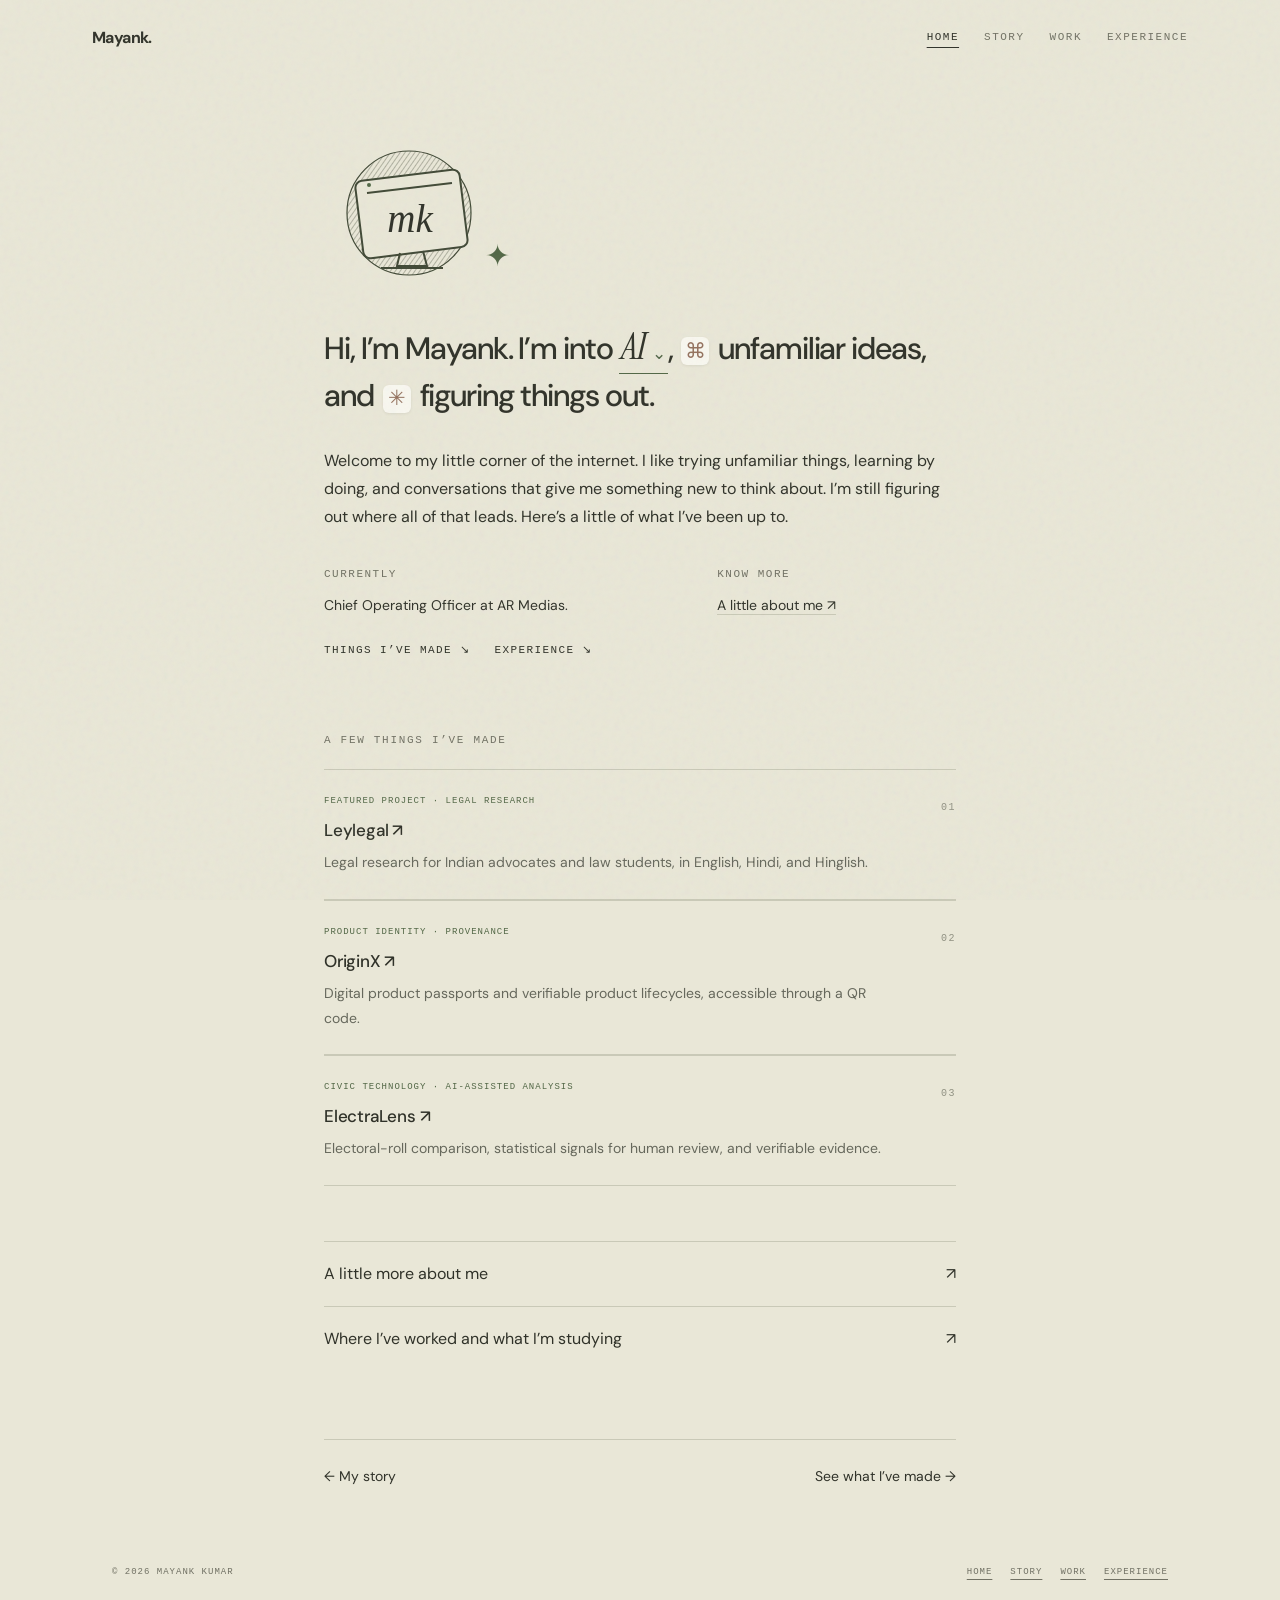
<file: index.html>
<!doctype html><html lang="en"><head><meta charset="utf-8"><meta name="viewport" content="width=device-width,initial-scale=1"><title>Mayank Kumar — A little corner of the internet</title><meta name="description" content="A little about me, the things I’m curious about, and what I’ve been making."><link rel="preconnect" href="https://fonts.googleapis.com"><link rel="stylesheet" href="https://fonts.googleapis.com/css2?family=DM+Sans:wght@400;500;600;700&family=Instrument+Serif:ital@0;1&display=swap"><link rel="stylesheet" href="/styles.css"></head><body><header><a class="brand" href="/">Mayank.</a><nav class="nav" aria-label="Main navigation"><a href="/" aria-current="page">Home</a><a href="/story/">Story</a><a href="/work/">Work</a><a href="/experience/">Experience</a></nav></header><main><section aria-labelledby="hero"><div class="portrait" aria-label="MK monogram illustration"><svg viewBox="0 0 160 160" xmlns="http://www.w3.org/2000/svg"><defs><pattern id="hatch" width="4" height="4" patternUnits="userSpaceOnUse" patternTransform="rotate(35)"><path d="M0 0v4" stroke="#444a39" stroke-width=".7"/></pattern></defs><circle cx="76" cy="77" r="62" fill="url(#hatch)" stroke="#414936" stroke-width="1.2"/><rect x="26" y="39" width="105" height="78" rx="7" fill="#e9e7d7" stroke="#414936" stroke-width="2" transform="rotate(-7 78 78)"/><path d="M34 57l85-10M67 117l-3 13h30l-4-15M48 132h62" fill="none" stroke="#414936" stroke-width="2"/><circle cx="36" cy="49" r="2" fill="#526746"/><text x="77" y="96" text-anchor="middle" font-family="Georgia,serif" font-size="39" font-style="italic" fill="#303229">mk</text></svg><span class="spark" aria-hidden="true">✦</span></div><h1 id="hero">Hi, I’m Mayank. I’m into <button class="role" id="role" aria-label="Explore things I’m into"><em>AI</em></button>, <span class="chip" aria-hidden="true">⌘</span> unfamiliar ideas, and <span class="chip" aria-hidden="true">✳</span> figuring things out.</h1><p class="intro">Welcome to my little corner of the internet. I like trying unfamiliar things, learning by doing, and conversations that give me something new to think about. I’m still figuring out where all of that leads. Here’s a little of what I’ve been up to.</p><div class="currently"><div><div class="eyebrow">Currently</div><p>Chief Operating Officer at AR Medias.</p></div><div><div class="eyebrow">Know more</div><p><a href="/story/">A little about me ↗</a></p></div></div><div class="jump"><a href="/work/">Things I’ve made ↘</a><a href="/experience/">Experience ↘</a></div></section><section class="section"><h2 class="section-title">A few things I’ve made</h2><a class="project-link" aria-label="View Leylegal project" href="/work/leylegal/"><article class="project"><div><div class="meta">Featured project · Legal research</div><h3>Leylegal ↗</h3><p>Legal research for Indian advocates and law students, in English, Hindi, and Hinglish.</p></div><span class="number">01</span></article></a><a class="project-link" aria-label="View OriginX project" href="/work/originx/"><article class="project"><div><div class="meta">Product identity · Provenance</div><h3>OriginX ↗</h3><p>Digital product passports and verifiable product lifecycles, accessible through a QR code.</p></div><span class="number">02</span></article></a><a class="project-link" aria-label="View ElectraLens project" href="/work/electralens/"><article class="project"><div><div class="meta">Civic technology · AI-assisted analysis</div><h3>ElectraLens ↗</h3><p>Electoral-roll comparison, statistical signals for human review, and verifiable evidence.</p></div><span class="number">03</span></article></a></section><div class="home-links"><a href="/story/"><span>A little more about me</span><span>↗</span></a><a href="/experience/"><span>Where I’ve worked and what I’m studying</span><span>↗</span></a></div><div class="next-page"><a href="/story/">← My story</a><a href="/work/">See what I’ve made →</a></div></main><footer><span>© 2026 Mayank Kumar</span><nav class="page-footer-links" aria-label="Footer navigation"><a href="/" aria-current="page">Home</a><a href="/story/">Story</a><a href="/work/">Work</a><a href="/experience/">Experience</a></nav></footer><script src="/main.js"></script></body></html>
</file>
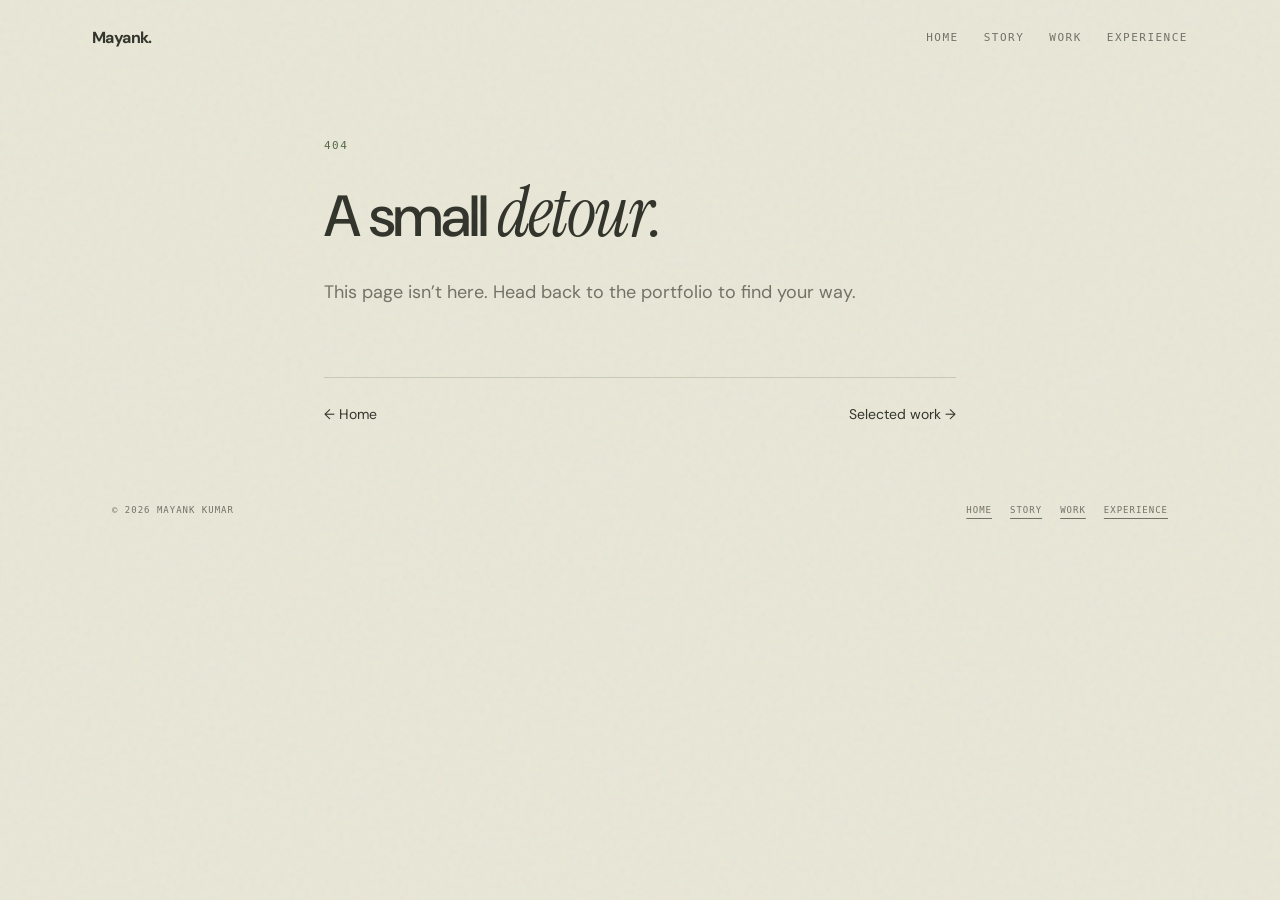
<file: 404/index.html>
<!doctype html><html lang="en"><head><meta charset="utf-8"><meta name="viewport" content="width=device-width,initial-scale=1"><title>Page not found — Mayank Kumar</title><meta name="description" content="This page could not be found."><link rel="preconnect" href="https://fonts.googleapis.com"><link rel="stylesheet" href="https://fonts.googleapis.com/css2?family=DM+Sans:wght@400;500;600;700&family=Instrument+Serif:ital@0;1&display=swap"><link rel="stylesheet" href="/styles.css"></head><body><header><a class="brand" href="/">Mayank.</a><nav class="nav" aria-label="Main navigation"><a href="/">Home</a><a href="/story/">Story</a><a href="/work/">Work</a><a href="/experience/">Experience</a></nav></header><main><div class="page-top"><div class="eyebrow">404</div><h1 class="page-title">A small <em>detour.</em></h1><p class="lede">This page isn’t here. Head back to the portfolio to find your way.</p></div><div class="next-page"><a href="/">← Home</a><a href="/work/">Selected work →</a></div></main><footer><span>© 2026 Mayank Kumar</span><nav class="page-footer-links" aria-label="Footer navigation"><a href="/">Home</a><a href="/story/">Story</a><a href="/work/">Work</a><a href="/experience/">Experience</a></nav></footer></body></html>
</file>
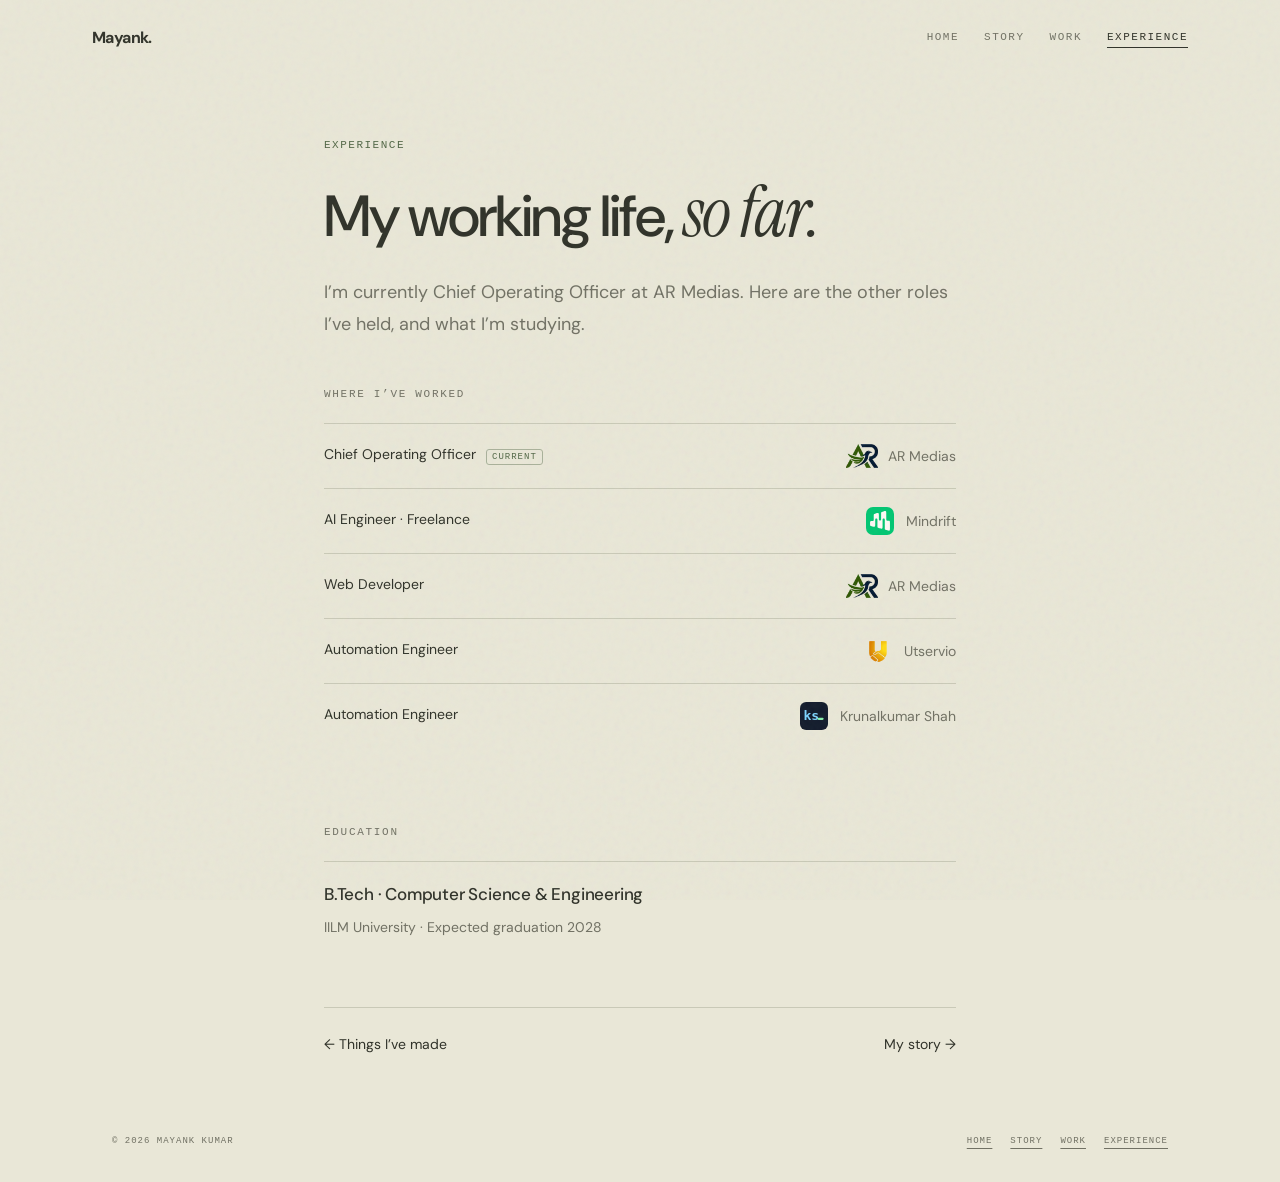
<file: experience/index.html>
<!doctype html><html lang="en"><head><meta charset="utf-8"><meta name="viewport" content="width=device-width,initial-scale=1"><title>Experience — Mayank Kumar</title><meta name="description" content="Mayank Kumar’s roles in AI engineering, automation, web development, and operations."><link rel="preconnect" href="https://fonts.googleapis.com"><link rel="stylesheet" href="https://fonts.googleapis.com/css2?family=DM+Sans:wght@400;500;600;700&family=Instrument+Serif:ital@0;1&display=swap"><link rel="stylesheet" href="/styles.css"></head><body><header><a class="brand" href="/">Mayank.</a><nav class="nav" aria-label="Main navigation"><a href="/">Home</a><a href="/story/">Story</a><a href="/work/">Work</a><a href="/experience/" aria-current="page">Experience</a></nav></header><main><div class="page-top"><div class="eyebrow">Experience</div><h1 class="page-title">My working life, <em>so far.</em></h1><p class="lede">I’m currently Chief Operating Officer at AR Medias. Here are the other roles I’ve held, and what I’m studying.</p></div><section class="experience-list" id="experience"><h2 class="section-title">Where I’ve worked</h2><div class="experience-row"><p>Chief Operating Officer <span class="badge">Current</span></p><p class="company company-with-logo"><img src="/assets/ar-medias.webp" width="32" height="24" alt="">AR Medias</p></div><div class="experience-row"><p>AI Engineer · Freelance</p><p class="company company-with-logo"><img src="/assets/mindrift.svg" width="32" height="28" alt="">Mindrift</p></div><div class="experience-row"><p>Web Developer</p><p class="company company-with-logo"><img src="/assets/ar-medias.webp" width="32" height="24" alt="">AR Medias</p></div><div class="experience-row"><p>Automation Engineer</p><p class="company company-with-logo"><img src="/assets/utservio.png" width="32" height="28" alt="">Utservio</p></div><div class="experience-row"><p>Automation Engineer</p><p class="company company-with-logo"><img src="/assets/krunalkumar-shah.svg" width="32" height="28" alt="">Krunalkumar Shah</p></div></section><section class="section"><h2 class="section-title">Education</h2><div class="education"><h3>B.Tech · Computer Science & Engineering</h3><p>IILM University · Expected graduation 2028</p></div></section><div class="next-page"><a href="/work/">← Things I’ve made</a><a href="/story/">My story →</a></div></main><footer><span>© 2026 Mayank Kumar</span><nav class="page-footer-links" aria-label="Footer navigation"><a href="/">Home</a><a href="/story/">Story</a><a href="/work/">Work</a><a href="/experience/" aria-current="page">Experience</a></nav></footer></body></html>
</file>
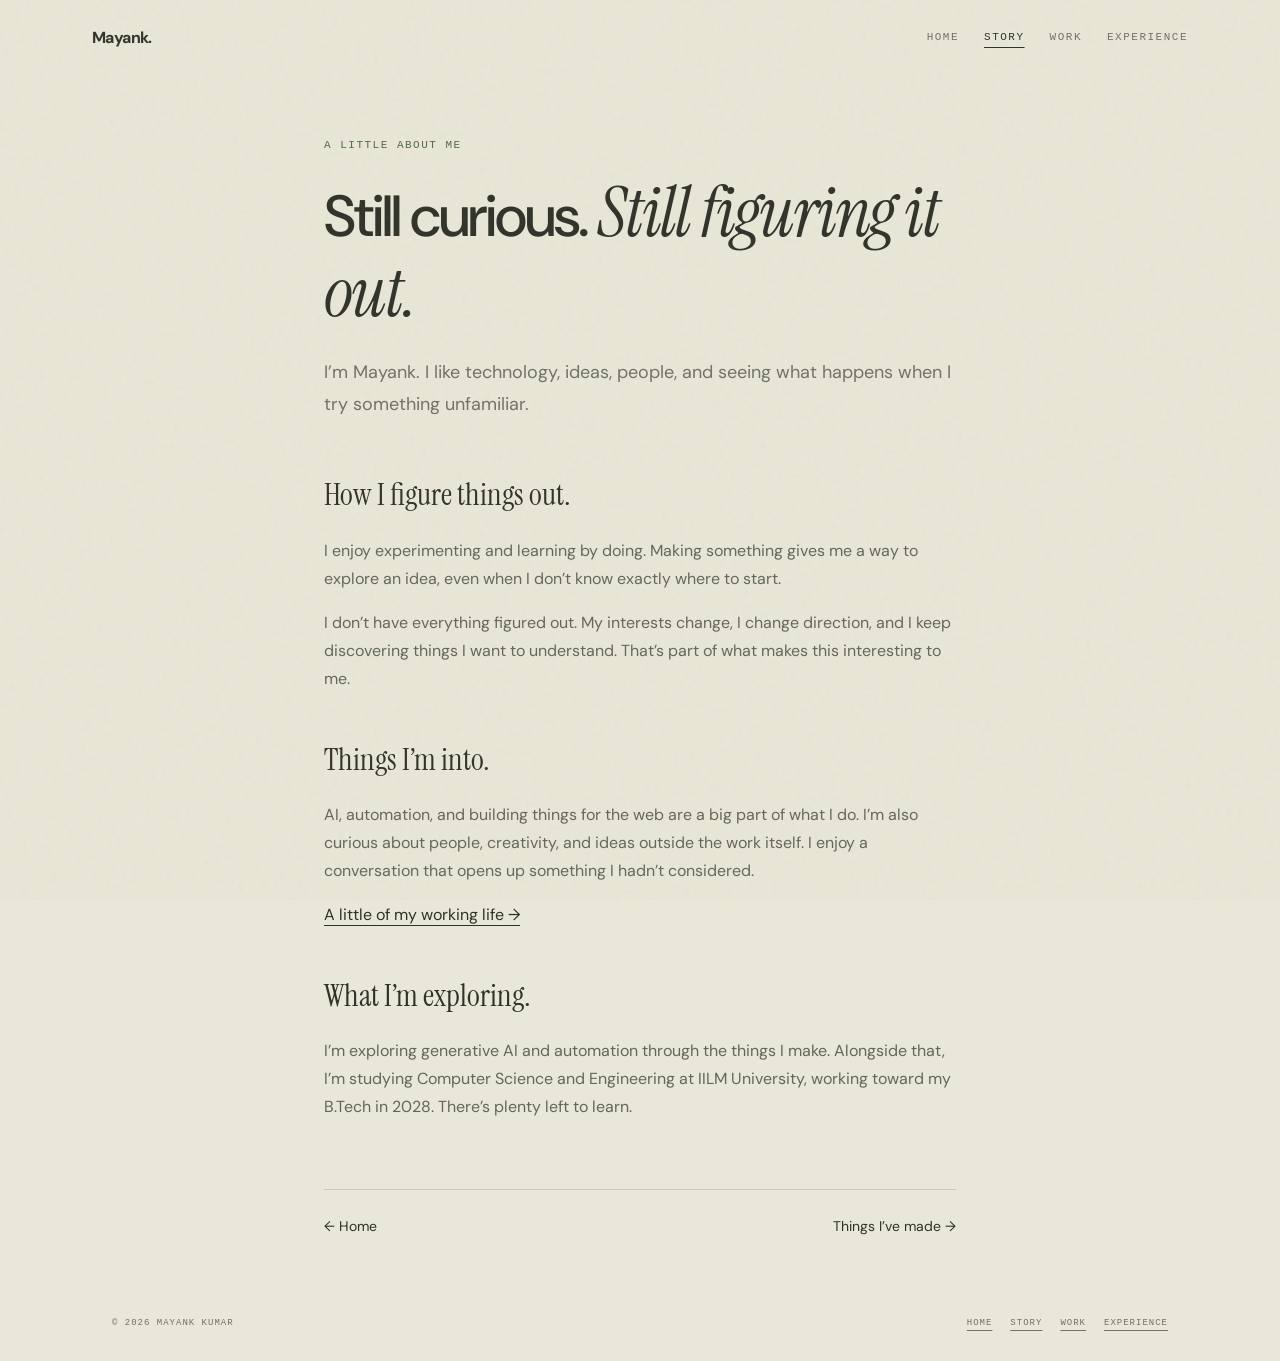
<file: story/index.html>
<!doctype html><html lang="en"><head><meta charset="utf-8"><meta name="viewport" content="width=device-width,initial-scale=1"><title>My story — Mayank Kumar</title><meta name="description" content="A little about how I learn, what interests me, and what I’m exploring."><link rel="preconnect" href="https://fonts.googleapis.com"><link rel="stylesheet" href="https://fonts.googleapis.com/css2?family=DM+Sans:wght@400;500;600;700&family=Instrument+Serif:ital@0;1&display=swap"><link rel="stylesheet" href="/styles.css"></head><body><header><a class="brand" href="/">Mayank.</a><nav class="nav" aria-label="Main navigation"><a href="/">Home</a><a href="/story/" aria-current="page">Story</a><a href="/work/">Work</a><a href="/experience/">Experience</a></nav></header><main><div class="page-top"><div class="eyebrow">A little about me</div><h1 class="page-title">Still curious. <em>Still figuring it out.</em></h1><p class="lede">I’m Mayank. I like technology, ideas, people, and seeing what happens when I try something unfamiliar.</p></div><div class="story-block"><h2 class="mini-title">How I figure things out.</h2><p>I enjoy experimenting and learning by doing. Making something gives me a way to explore an idea, even when I don’t know exactly where to start.</p><p>I don’t have everything figured out. My interests change, I change direction, and I keep discovering things I want to understand. That’s part of what makes this interesting to me.</p></div><div class="story-block"><h2 class="mini-title">Things I’m into.</h2><p>AI, automation, and building things for the web are a big part of what I do. I’m also curious about people, creativity, and ideas outside the work itself. I enjoy a conversation that opens up something I hadn’t considered.</p><a href="/experience/">A little of my working life →</a></div><div class="story-block"><h2 class="mini-title">What I’m exploring.</h2><p>I’m exploring generative AI and automation through the things I make. Alongside that, I’m studying Computer Science and Engineering at IILM University, working toward my B.Tech in 2028. There’s plenty left to learn.</p></div><div class="next-page"><a href="/">← Home</a><a href="/work/">Things I’ve made →</a></div></main><footer><span>© 2026 Mayank Kumar</span><nav class="page-footer-links" aria-label="Footer navigation"><a href="/">Home</a><a href="/story/" aria-current="page">Story</a><a href="/work/">Work</a><a href="/experience/">Experience</a></nav></footer></body></html>
</file>
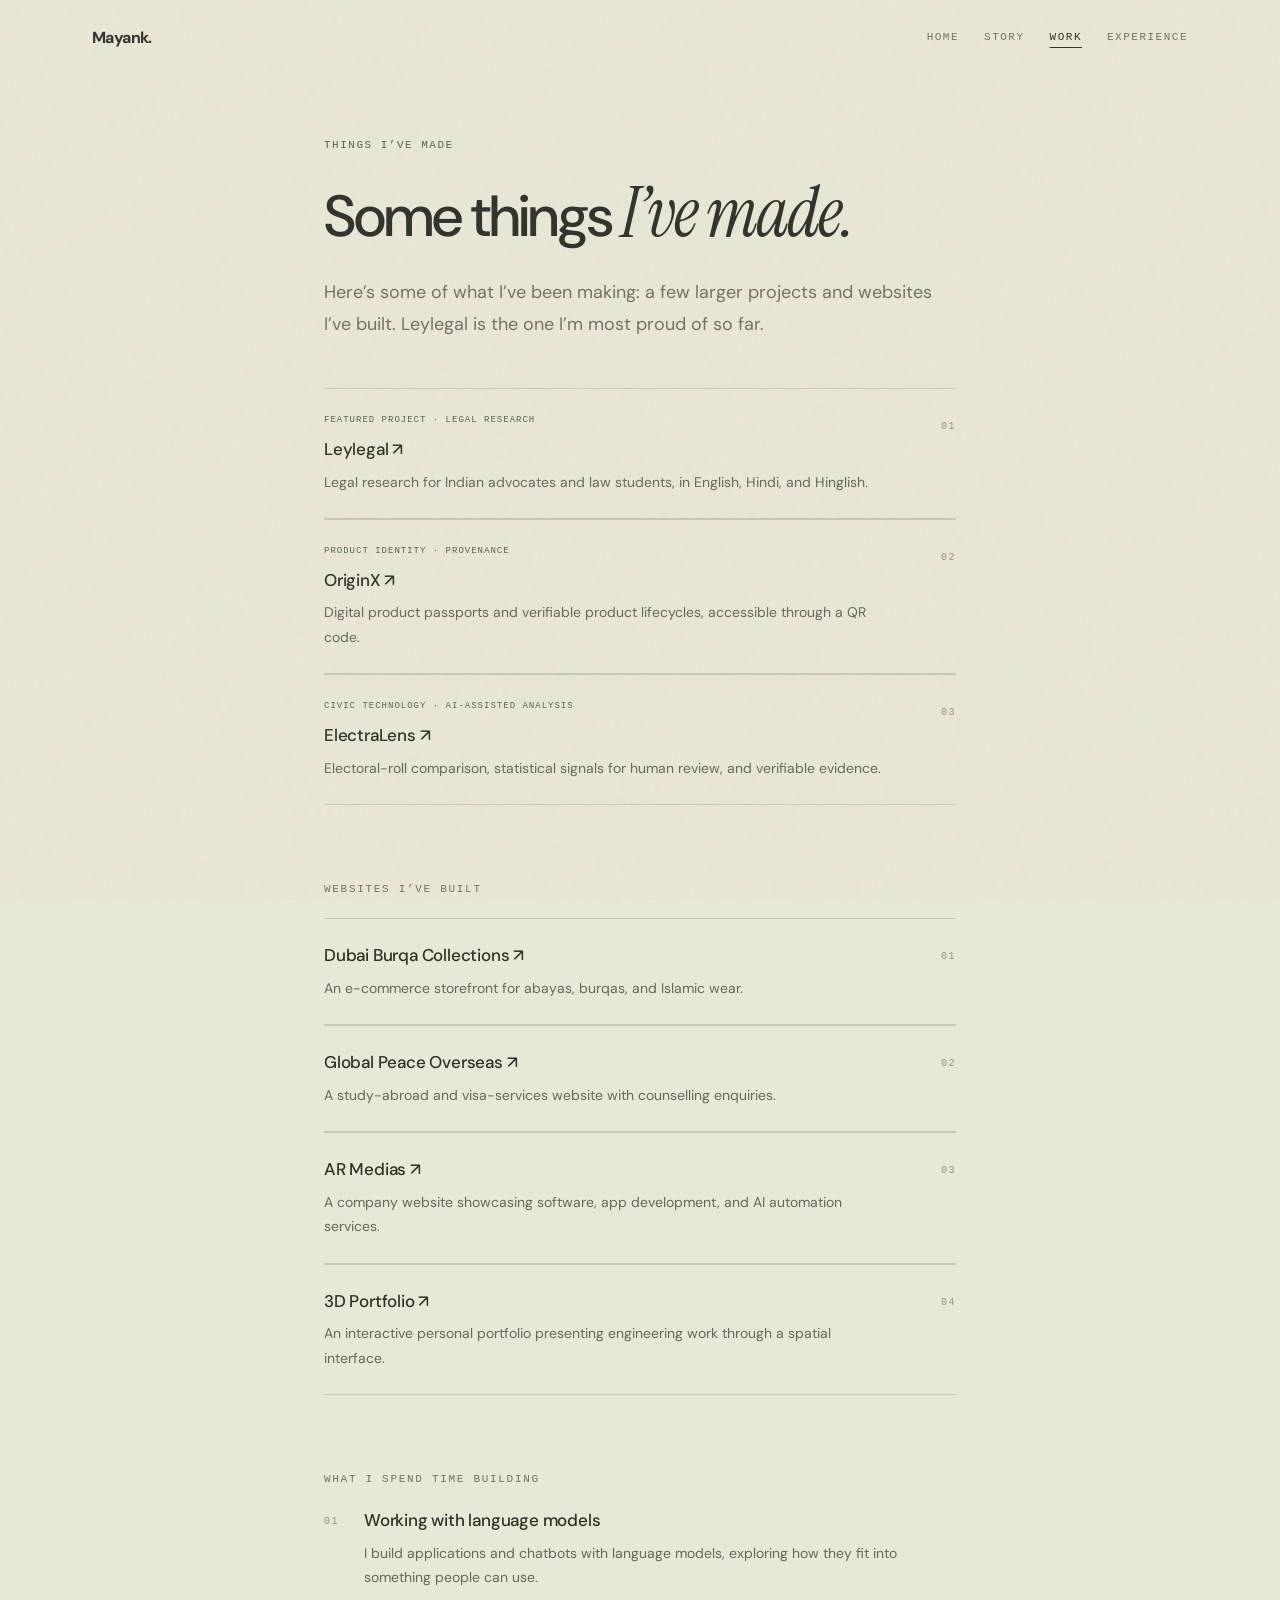
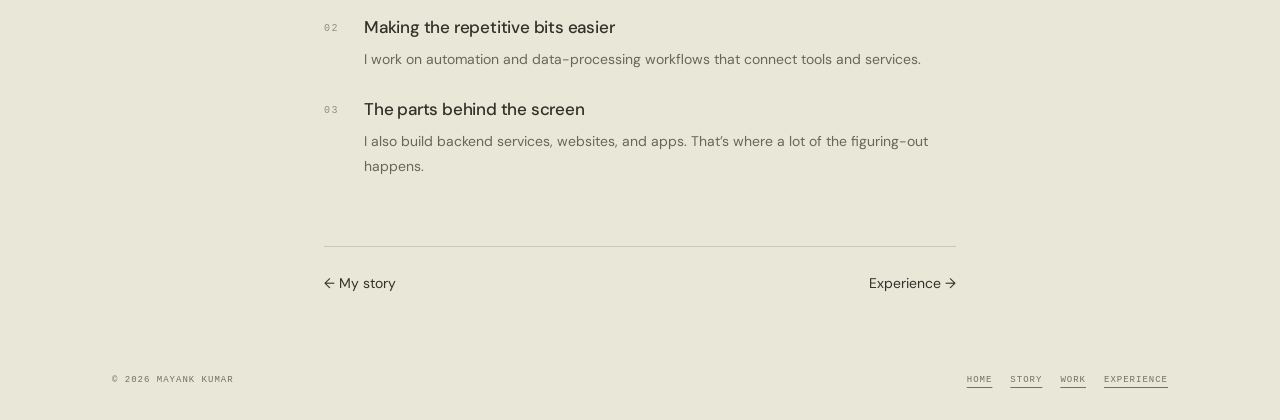
<file: work/index.html>
<!doctype html><html lang="en"><head><meta charset="utf-8"><meta name="viewport" content="width=device-width,initial-scale=1"><title>Things I’ve made — Mayank Kumar</title><meta name="description" content="Explore Leylegal, OriginX, ElectraLens, and selected websites by Mayank Kumar."><link rel="preconnect" href="https://fonts.googleapis.com"><link rel="stylesheet" href="https://fonts.googleapis.com/css2?family=DM+Sans:wght@400;500;600;700&family=Instrument+Serif:ital@0;1&display=swap"><link rel="stylesheet" href="/styles.css"></head><body><header><a class="brand" href="/">Mayank.</a><nav class="nav" aria-label="Main navigation"><a href="/">Home</a><a href="/story/">Story</a><a href="/work/" aria-current="page">Work</a><a href="/experience/">Experience</a></nav></header><main><div class="page-top"><div class="eyebrow">Things I’ve made</div><h1 class="page-title">Some things <em>I’ve made.</em></h1><p class="lede">Here’s some of what I’ve been making: a few larger projects and websites I’ve built. Leylegal is the one I’m most proud of so far.</p></div><a class="project-link" aria-label="View Leylegal project" href="/work/leylegal/"><article class="project"><div><div class="meta">Featured project · Legal research</div><h3>Leylegal ↗</h3><p>Legal research for Indian advocates and law students, in English, Hindi, and Hinglish.</p></div><span class="number">01</span></article></a><a class="project-link" aria-label="View OriginX project" href="/work/originx/"><article class="project"><div><div class="meta">Product identity · Provenance</div><h3>OriginX ↗</h3><p>Digital product passports and verifiable product lifecycles, accessible through a QR code.</p></div><span class="number">02</span></article></a><a class="project-link" aria-label="View ElectraLens project" href="/work/electralens/"><article class="project"><div><div class="meta">Civic technology · AI-assisted analysis</div><h3>ElectraLens ↗</h3><p>Electoral-roll comparison, statistical signals for human review, and verifiable evidence.</p></div><span class="number">03</span></article></a><section class="section"><h2 class="section-title">Websites I’ve built</h2><a class="project-link" aria-label="Visit Dubai Burqa Collections" href="https://dubaiburqacollections.in/home.php" target="_blank" rel="noopener noreferrer"><article class="project"><div><h3>Dubai Burqa Collections ↗</h3><p>An e-commerce storefront for abayas, burqas, and Islamic wear.</p></div><span class="number">01</span></article></a><a class="project-link" aria-label="Visit Global Peace Overseas" href="https://globalpeaceoverseas.com" target="_blank" rel="noopener noreferrer"><article class="project"><div><h3>Global Peace Overseas ↗</h3><p>A study-abroad and visa-services website with counselling enquiries.</p></div><span class="number">02</span></article></a><a class="project-link" aria-label="Visit AR Medias" href="https://armedias.com/" target="_blank" rel="noopener noreferrer"><article class="project"><div><h3>AR Medias ↗</h3><p>A company website showcasing software, app development, and AI automation services.</p></div><span class="number">03</span></article></a><a class="project-link" aria-label="Visit 3D Portfolio" href="https://3d-portfolio-six-ruby.vercel.app" target="_blank" rel="noopener noreferrer"><article class="project"><div><h3>3D Portfolio ↗</h3><p>An interactive personal portfolio presenting engineering work through a spatial interface.</p></div><span class="number">04</span></article></a></section><section class="section" id="services"><h2 class="section-title">What I spend time building</h2><ol class="services"><li><span class="number">01</span><div><h3>Working with language models</h3><p>I build applications and chatbots with language models, exploring how they fit into something people can use.</p></div></li><li><span class="number">02</span><div><h3>Making the repetitive bits easier</h3><p>I work on automation and data-processing workflows that connect tools and services.</p></div></li><li><span class="number">03</span><div><h3>The parts behind the screen</h3><p>I also build backend services, websites, and apps. That’s where a lot of the figuring-out happens.</p></div></li></ol></section><div class="next-page"><a href="/story/">← My story</a><a href="/experience/">Experience →</a></div></main><footer><span>© 2026 Mayank Kumar</span><nav class="page-footer-links" aria-label="Footer navigation"><a href="/">Home</a><a href="/story/">Story</a><a href="/work/" aria-current="page">Work</a><a href="/experience/">Experience</a></nav></footer></body></html>
</file>
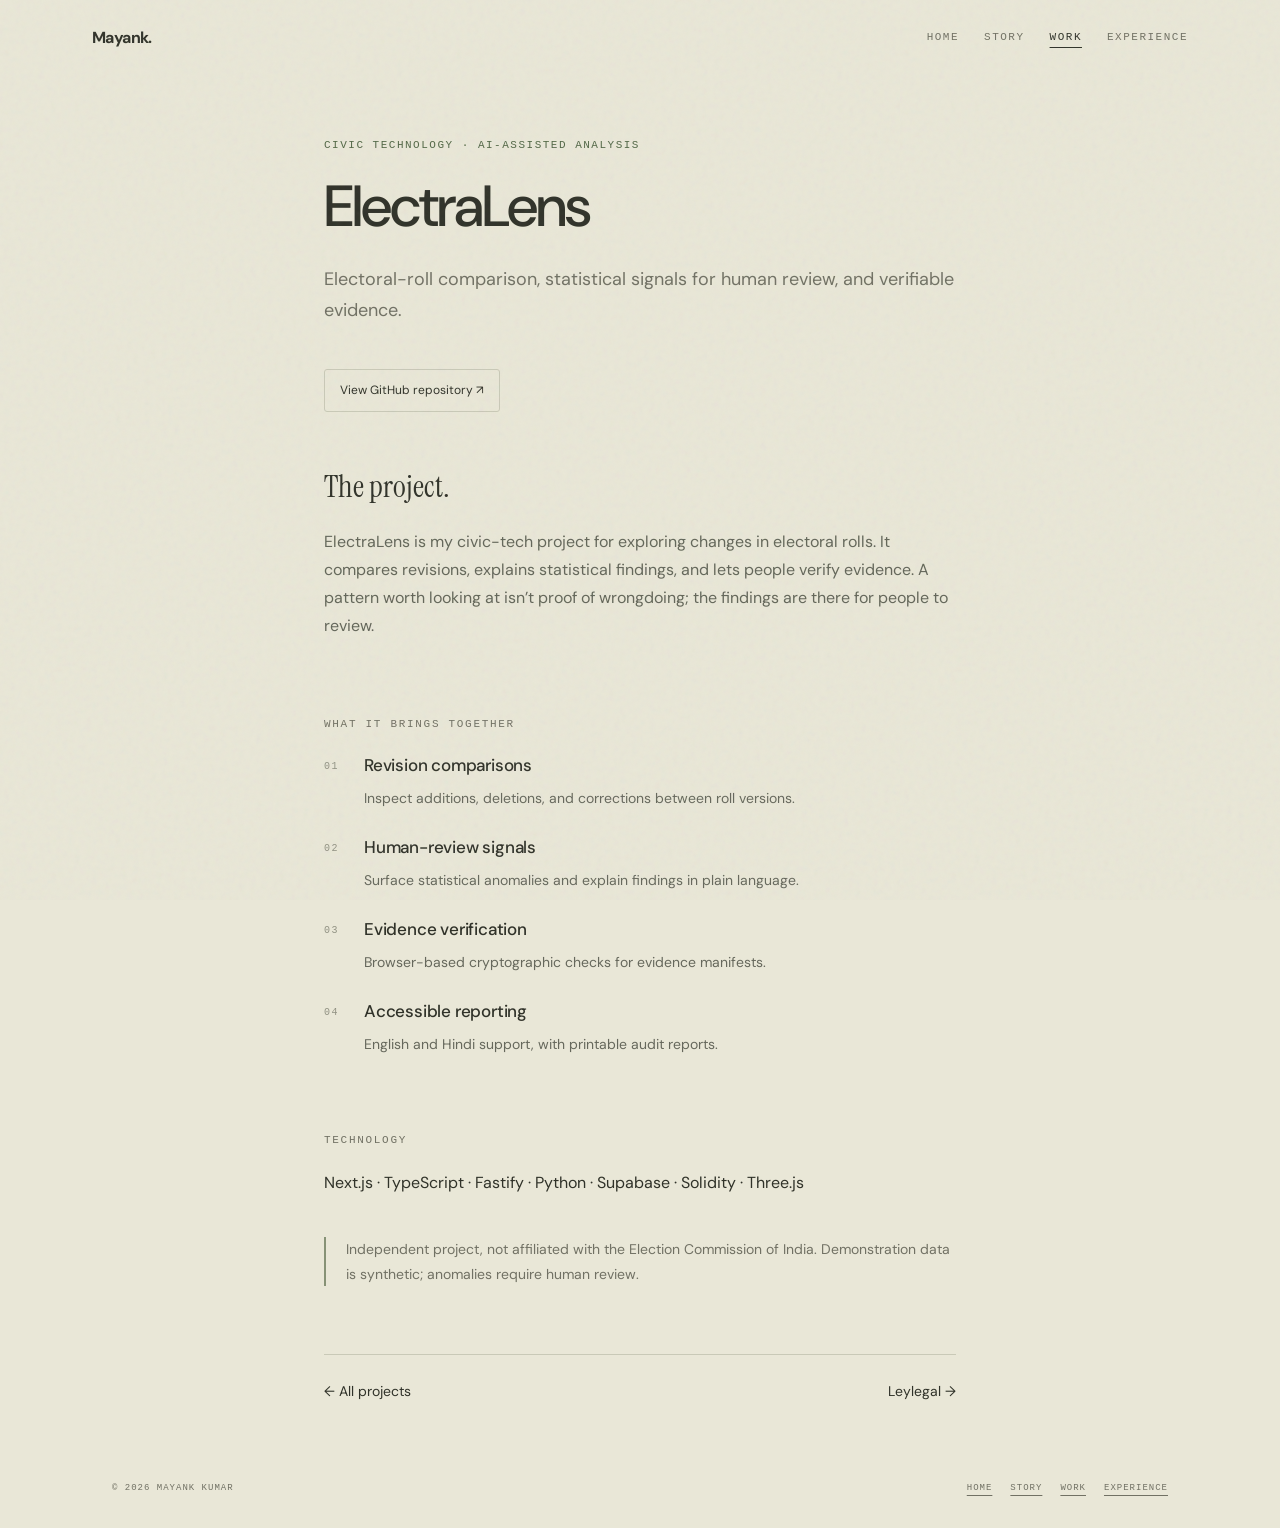
<file: work/electralens/index.html>
<!doctype html><html lang="en"><head><meta charset="utf-8"><meta name="viewport" content="width=device-width,initial-scale=1"><title>ElectraLens — Mayank Kumar</title><meta name="description" content="Electoral-roll comparison, statistical signals for human review, and verifiable evidence."><link rel="preconnect" href="https://fonts.googleapis.com"><link rel="stylesheet" href="https://fonts.googleapis.com/css2?family=DM+Sans:wght@400;500;600;700&family=Instrument+Serif:ital@0;1&display=swap"><link rel="stylesheet" href="/styles.css"></head><body><header><a class="brand" href="/">Mayank.</a><nav class="nav" aria-label="Main navigation"><a href="/">Home</a><a href="/story/">Story</a><a href="/work/" aria-current="page">Work</a><a href="/experience/">Experience</a></nav></header><main><div class="page-top"><div class="eyebrow">Civic technology · AI-assisted analysis</div><h1 class="page-title">ElectraLens</h1><p class="lede">Electoral-roll comparison, statistical signals for human review, and verifiable evidence.</p><div class="project-actions"><a href="https://github.com/itsmearyanabc/ElectraLens" target="_blank" rel="noopener noreferrer">View GitHub repository ↗</a></div></div><section class="story-block"><h2 class="mini-title">The project.</h2><p>ElectraLens is my civic-tech project for exploring changes in electoral rolls. It compares revisions, explains statistical findings, and lets people verify evidence. A pattern worth looking at isn’t proof of wrongdoing; the findings are there for people to review.</p></section><section class="section"><h2 class="section-title">What it brings together</h2><ol class="services"><li><span class="number">01</span><div><h3>Revision comparisons</h3><p>Inspect additions, deletions, and corrections between roll versions.</p></div></li><li><span class="number">02</span><div><h3>Human-review signals</h3><p>Surface statistical anomalies and explain findings in plain language.</p></div></li><li><span class="number">03</span><div><h3>Evidence verification</h3><p>Browser-based cryptographic checks for evidence manifests.</p></div></li><li><span class="number">04</span><div><h3>Accessible reporting</h3><p>English and Hindi support, with printable audit reports.</p></div></li></ol></section><section class="section"><h2 class="section-title">Technology</h2><p>Next.js · TypeScript · Fastify · Python · Supabase · Solidity · Three.js</p></section><p class="note" style="margin-top:40px">Independent project, not affiliated with the Election Commission of India. Demonstration data is synthetic; anomalies require human review.</p><div class="next-page"><a href="/work/">← All projects</a><a href="/work/leylegal/">Leylegal →</a></div></main><footer><span>© 2026 Mayank Kumar</span><nav class="page-footer-links" aria-label="Footer navigation"><a href="/">Home</a><a href="/story/">Story</a><a href="/work/" aria-current="page">Work</a><a href="/experience/">Experience</a></nav></footer></body></html>
</file>
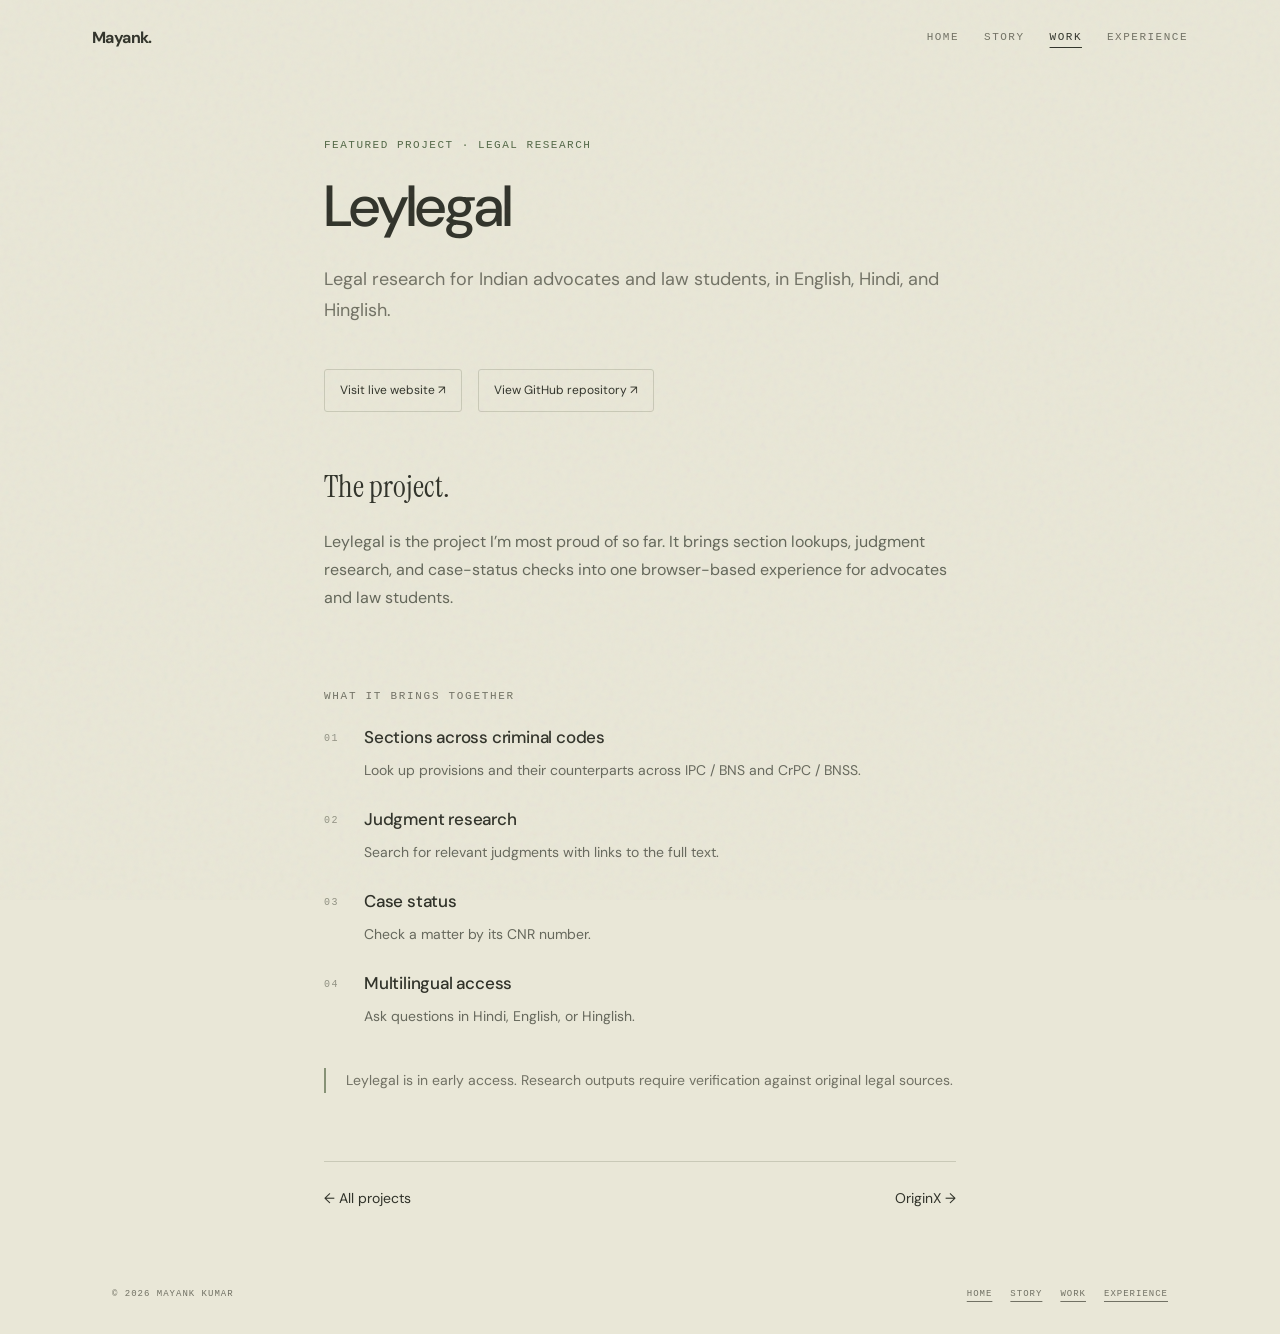
<file: work/leylegal/index.html>
<!doctype html><html lang="en"><head><meta charset="utf-8"><meta name="viewport" content="width=device-width,initial-scale=1"><title>Leylegal — Mayank Kumar</title><meta name="description" content="Legal research for Indian advocates and law students, in English, Hindi, and Hinglish."><link rel="preconnect" href="https://fonts.googleapis.com"><link rel="stylesheet" href="https://fonts.googleapis.com/css2?family=DM+Sans:wght@400;500;600;700&family=Instrument+Serif:ital@0;1&display=swap"><link rel="stylesheet" href="/styles.css"></head><body><header><a class="brand" href="/">Mayank.</a><nav class="nav" aria-label="Main navigation"><a href="/">Home</a><a href="/story/">Story</a><a href="/work/" aria-current="page">Work</a><a href="/experience/">Experience</a></nav></header><main><div class="page-top"><div class="eyebrow">Featured project · Legal research</div><h1 class="page-title">Leylegal</h1><p class="lede">Legal research for Indian advocates and law students, in English, Hindi, and Hinglish.</p><div class="project-actions"><a href="https://leylegal.in/" target="_blank" rel="noopener noreferrer">Visit live website ↗</a><a href="https://github.com/itsmearyanabc/leylegal" target="_blank" rel="noopener noreferrer">View GitHub repository ↗</a></div></div><section class="story-block"><h2 class="mini-title">The project.</h2><p>Leylegal is the project I’m most proud of so far. It brings section lookups, judgment research, and case-status checks into one browser-based experience for advocates and law students.</p></section><section class="section"><h2 class="section-title">What it brings together</h2><ol class="services"><li><span class="number">01</span><div><h3>Sections across criminal codes</h3><p>Look up provisions and their counterparts across IPC / BNS and CrPC / BNSS.</p></div></li><li><span class="number">02</span><div><h3>Judgment research</h3><p>Search for relevant judgments with links to the full text.</p></div></li><li><span class="number">03</span><div><h3>Case status</h3><p>Check a matter by its CNR number.</p></div></li><li><span class="number">04</span><div><h3>Multilingual access</h3><p>Ask questions in Hindi, English, or Hinglish.</p></div></li></ol></section><p class="note" style="margin-top:40px">Leylegal is in early access. Research outputs require verification against original legal sources.</p><div class="next-page"><a href="/work/">← All projects</a><a href="/work/originx/">OriginX →</a></div></main><footer><span>© 2026 Mayank Kumar</span><nav class="page-footer-links" aria-label="Footer navigation"><a href="/">Home</a><a href="/story/">Story</a><a href="/work/" aria-current="page">Work</a><a href="/experience/">Experience</a></nav></footer></body></html>
</file>
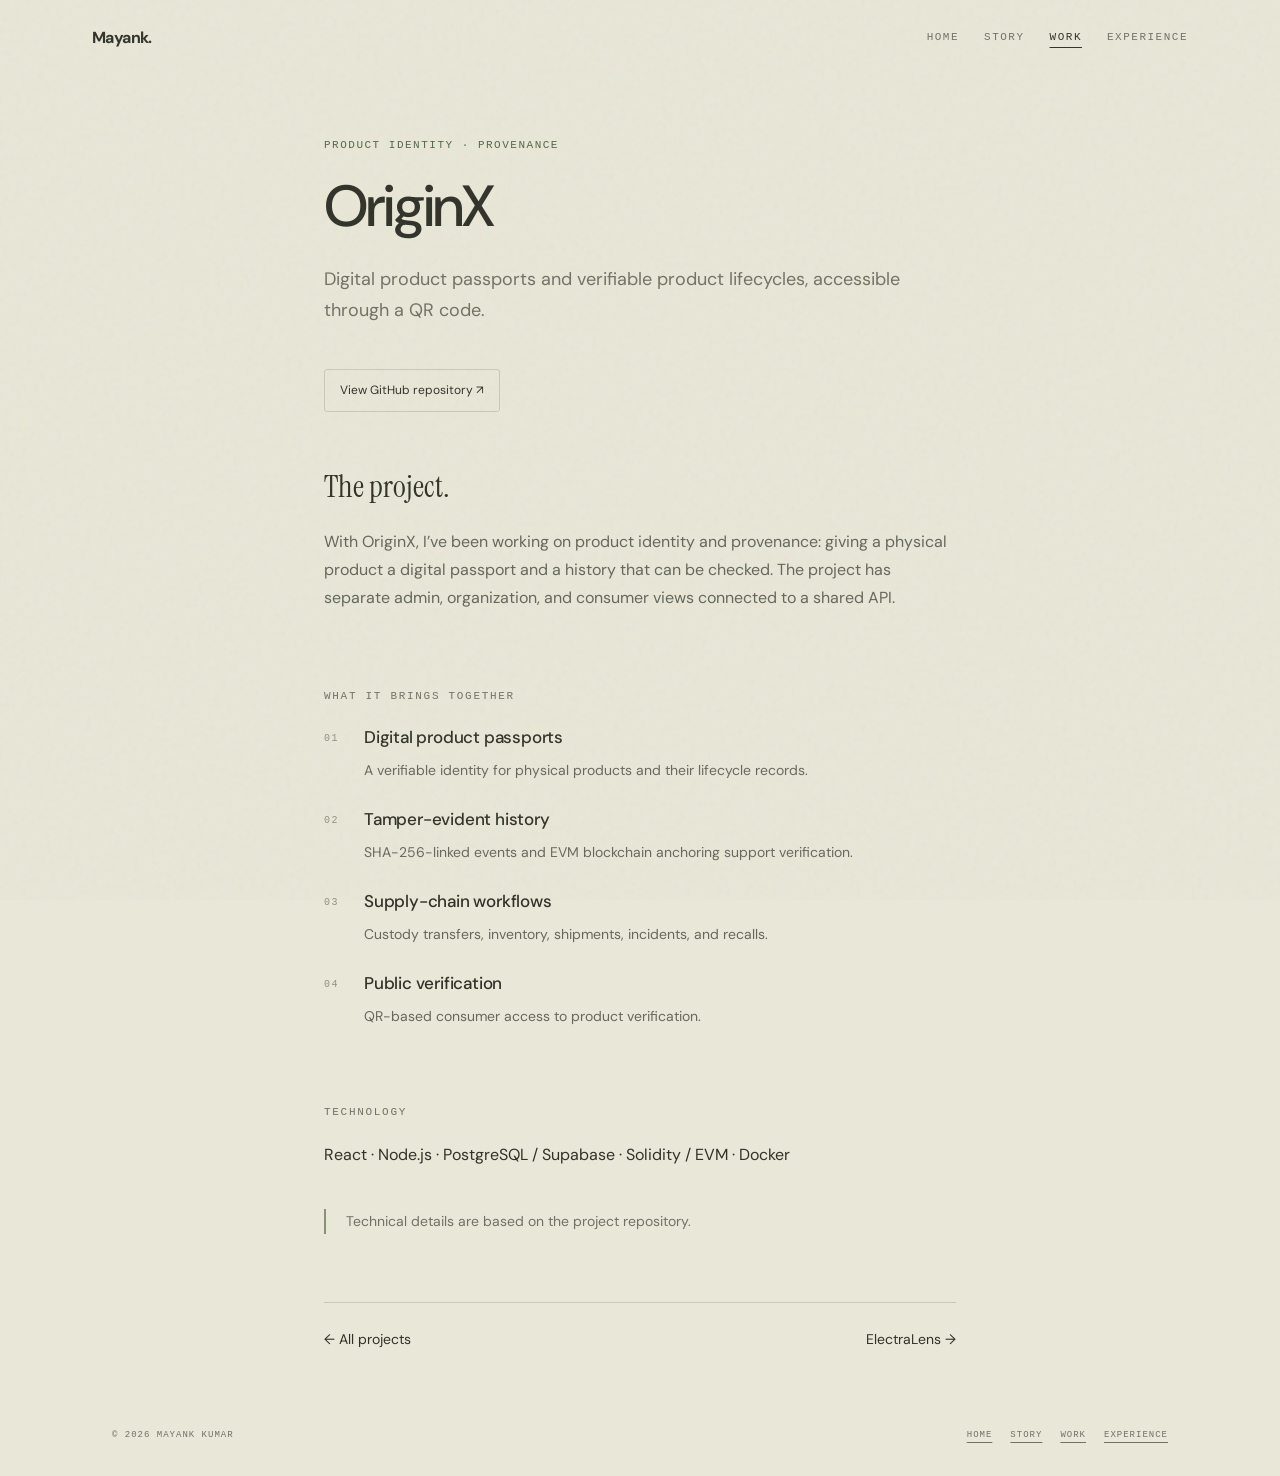
<file: work/originx/index.html>
<!doctype html><html lang="en"><head><meta charset="utf-8"><meta name="viewport" content="width=device-width,initial-scale=1"><title>OriginX — Mayank Kumar</title><meta name="description" content="Digital product passports and verifiable product lifecycles, accessible through a QR code."><link rel="preconnect" href="https://fonts.googleapis.com"><link rel="stylesheet" href="https://fonts.googleapis.com/css2?family=DM+Sans:wght@400;500;600;700&family=Instrument+Serif:ital@0;1&display=swap"><link rel="stylesheet" href="/styles.css"></head><body><header><a class="brand" href="/">Mayank.</a><nav class="nav" aria-label="Main navigation"><a href="/">Home</a><a href="/story/">Story</a><a href="/work/" aria-current="page">Work</a><a href="/experience/">Experience</a></nav></header><main><div class="page-top"><div class="eyebrow">Product identity · Provenance</div><h1 class="page-title">OriginX</h1><p class="lede">Digital product passports and verifiable product lifecycles, accessible through a QR code.</p><div class="project-actions"><a href="https://github.com/itsmearyanabc/Origin-X-" target="_blank" rel="noopener noreferrer">View GitHub repository ↗</a></div></div><section class="story-block"><h2 class="mini-title">The project.</h2><p>With OriginX, I’ve been working on product identity and provenance: giving a physical product a digital passport and a history that can be checked. The project has separate admin, organization, and consumer views connected to a shared API.</p></section><section class="section"><h2 class="section-title">What it brings together</h2><ol class="services"><li><span class="number">01</span><div><h3>Digital product passports</h3><p>A verifiable identity for physical products and their lifecycle records.</p></div></li><li><span class="number">02</span><div><h3>Tamper-evident history</h3><p>SHA-256-linked events and EVM blockchain anchoring support verification.</p></div></li><li><span class="number">03</span><div><h3>Supply-chain workflows</h3><p>Custody transfers, inventory, shipments, incidents, and recalls.</p></div></li><li><span class="number">04</span><div><h3>Public verification</h3><p>QR-based consumer access to product verification.</p></div></li></ol></section><section class="section"><h2 class="section-title">Technology</h2><p>React · Node.js · PostgreSQL / Supabase · Solidity / EVM · Docker</p></section><p class="note" style="margin-top:40px">Technical details are based on the project repository.</p><div class="next-page"><a href="/work/">← All projects</a><a href="/work/electralens/">ElectraLens →</a></div></main><footer><span>© 2026 Mayank Kumar</span><nav class="page-footer-links" aria-label="Footer navigation"><a href="/">Home</a><a href="/story/">Story</a><a href="/work/" aria-current="page">Work</a><a href="/experience/">Experience</a></nav></footer></body></html>
</file>
<file: styles.css>
:root{--paper:#e9e7d7;--ink:#303229;--muted:#717164;--line:#c9c9b7;--green:#526746}*{box-sizing:border-box}html{scroll-behavior:smooth;scroll-padding-top:40px}body{margin:0;background:var(--paper);color:var(--ink);font-family:'DM Sans',Arial,sans-serif;font-size:16px;line-height:1.75}body:before{content:'';position:fixed;inset:0;pointer-events:none;opacity:.09;z-index:5;background-image:url("data:image/svg+xml,%3Csvg viewBox='0 0 180 180' xmlns='http://www.w3.org/2000/svg'%3E%3Cfilter id='n'%3E%3CfeTurbulence type='fractalNoise' baseFrequency='.85' numOctaves='3' stitchTiles='stitch'/%3E%3C/filter%3E%3Cpath fill='%23000' filter='url(%23n)' opacity='.55' d='M0 0h180v180H0z'/%3E%3C/svg%3E")}a{color:inherit;text-underline-offset:5px}a:hover{color:var(--green)}a:focus-visible,button:focus-visible{outline:2px solid var(--green);outline-offset:6px}header{max-width:1160px;margin:auto;padding:24px 32px;display:flex;align-items:center;justify-content:space-between}.brand{font-weight:700;text-decoration:none;letter-spacing:-.6px}.nav{display:flex;gap:25px}.eyebrow,.nav,.number,.meta,footer{font-family:monospace;font-size:11px;letter-spacing:1.5px;text-transform:uppercase}.nav a{text-decoration:none;color:var(--muted)}main{max-width:680px;margin:auto;padding:60px 24px 0}.portrait{height:160px;width:170px;position:relative;display:grid;place-items:center;margin:0 0 24px 4px}.portrait svg{width:160px;height:160px}.spark{position:absolute;right:-12px;bottom:14px;font-size:30px;color:var(--green)}h1{font-size:31px;line-height:1.43;font-weight:500;letter-spacing:-1.1px;margin:0 0 28px}em{font-family:'Instrument Serif',Georgia,serif;font-weight:400;font-size:1.2em}button.role{font:inherit;border:0;border-bottom:1px solid var(--green);padding:0 2px;background:transparent;color:inherit;cursor:pointer}.role:after{content:'⌄';font-size:17px;padding-left:6px;color:var(--green)}.chip{display:inline-grid;place-items:center;width:28px;height:28px;border-radius:6px;background:#f8f7ef;vertical-align:middle;font-size:21px;line-height:1;box-shadow:0 1px 3px #0001;margin:0 3px;color:#94725e}.intro{margin:0 0 34px}.currently{display:grid;grid-template-columns:1.5fr 1fr;gap:35px;margin-bottom:22px}.eyebrow{color:var(--muted);margin:0 0 10px}.currently p{font-size:14px;line-height:1.6;margin:0}.currently a{text-decoration:none;border-bottom:1px solid var(--line)}.jump{display:flex;gap:24px;margin-top:27px}.jump a{font:11px monospace;letter-spacing:1.4px;text-decoration:none;text-transform:uppercase}.section{margin-top:78px}.section-title{font:11px monospace;letter-spacing:1.7px;text-transform:uppercase;font-weight:400;margin:0 0 23px;color:var(--muted)}.services{list-style:none;padding:0;margin:0}.services li{display:grid;grid-template-columns:28px 1fr;gap:12px;margin-bottom:25px}.number{color:#919283;font-size:10px;padding-top:5px}h2,h3,p{margin-top:0}h3{font-size:17px;font-weight:500;line-height:1.5;margin-bottom:7px;letter-spacing:-.2px}.services p,.project p{color:#66685c;font-size:14px;line-height:1.75;margin:0}.project{display:grid;grid-template-columns:1fr 45px;gap:24px;padding:24px 0;border-top:1px solid var(--line)}.project:last-child{border-bottom:1px solid var(--line)}.project .number{text-align:right}.meta{font-size:9px;letter-spacing:1px;color:var(--green);margin-bottom:8px}.experience-row{display:grid;grid-template-columns:1.2fr 1fr;gap:20px;padding:18px 0;border-top:1px solid var(--line)}.experience-row p{margin:0;font-size:14px}.experience-row .company{text-align:right;color:var(--muted)}.badge{display:inline-block;font:9px monospace;text-transform:uppercase;letter-spacing:1px;border:1px solid #a9b19a;border-radius:3px;padding:2px 5px;color:var(--green);margin-left:6px}.education{border-top:1px solid var(--line);padding-top:20px}.education p{font-size:14px;color:var(--muted);margin-bottom:0}.closing{margin:75px 0 60px;padding-top:28px;border-top:1px solid var(--line)}.closing p{font-size:26px;line-height:1.5;letter-spacing:-.5px;margin-bottom:15px}.closing a{font-size:12px;color:var(--muted)}footer{max-width:1120px;margin:0 auto;padding:22px 32px 30px;display:flex;justify-content:space-between;font-size:9px;letter-spacing:1px;color:var(--muted)}@media(max-width:600px){header{padding:22px}.nav{gap:14px;font-size:9px}main{padding-top:35px}h1{font-size:28px}.portrait{height:130px;width:130px}.portrait svg{height:130px;width:130px}.currently{gap:25px;grid-template-columns:1.4fr 1fr}.section{margin-top:60px}.experience-row{grid-template-columns:1fr}.experience-row .company{text-align:left;margin-top:-15px}footer{gap:20px;padding-left:24px;padding-right:24px}}@media(prefers-reduced-motion:reduce){html{scroll-behavior:auto}}

.nav a[aria-current=page]{color:var(--ink);text-decoration:underline;text-underline-offset:7px}.page-title{font-size:clamp(38px,6vw,58px);line-height:1.15;letter-spacing:-2px;margin:18px 0 24px;font-weight:500}.lede{font-size:18px;color:var(--muted);margin-bottom:42px}.page-top{margin-bottom:48px}.page-top .eyebrow{color:var(--green)}.project-link{display:block;text-decoration:none}.project-link:hover h3{color:var(--green);text-decoration:underline;text-underline-offset:5px}.next-page{display:flex;justify-content:space-between;gap:20px;border-top:1px solid var(--line);padding-top:24px;margin:68px 0 55px}.next-page a{text-decoration:none;font-size:14px}.page-footer-links{display:flex;gap:18px}.note{border-left:2px solid #879276;padding-left:20px;color:var(--muted);font-size:14px}.project-visual{margin:38px 0 48px;padding:38px 22px;border:1px solid var(--line);display:flex;align-items:center;justify-content:center;gap:18px;background:#dfdfcd}.project-visual span{font:12px monospace;border:1px solid #a3aa91;padding:16px 14px;border-radius:4px;background:#eeeddf}.project-visual b{color:var(--green);font-weight:400}.fact-grid{display:grid;grid-template-columns:1fr 1fr;gap:24px;border-top:1px solid var(--line);border-bottom:1px solid var(--line);padding:22px 0;margin-bottom:45px}.fact-grid p{margin:0;font-size:14px}.fact-grid .eyebrow{font-size:10px;margin-bottom:6px}.mini-title{font-family:'Instrument Serif',Georgia,serif;font-size:31px;font-weight:400;margin-bottom:14px}.story-block{margin:40px 0}.story-block p{color:#636659}.home-links{margin-top:55px}.home-links a{display:flex;justify-content:space-between;text-decoration:none;padding:18px 0;border-top:1px solid var(--line)}@media(max-width:600px){header{align-items:flex-start;gap:24px}.nav{flex-wrap:wrap;justify-content:flex-end;gap:10px 14px}.page-title{letter-spacing:-1px}.project-visual{gap:8px;padding:25px 10px}.project-visual span{font-size:10px;padding:12px 8px}.page-footer-links{flex-wrap:wrap;gap:10px}footer{flex-direction:column}.next-page{font-size:12px}}

.project-actions{display:flex;gap:16px;flex-wrap:wrap}.project-actions a{font-size:12px;border:1px solid var(--line);padding:10px 15px;border-radius:3px;text-decoration:none}.project-actions a:hover{border-color:var(--green);background:#dfe2ce}

.company-with-logo{display:flex;align-items:center;justify-content:flex-end;gap:10px}.company-with-logo img{width:32px;height:28px;object-fit:contain;flex:none}@media(max-width:600px){.company-with-logo{justify-content:flex-start}}
</file>
